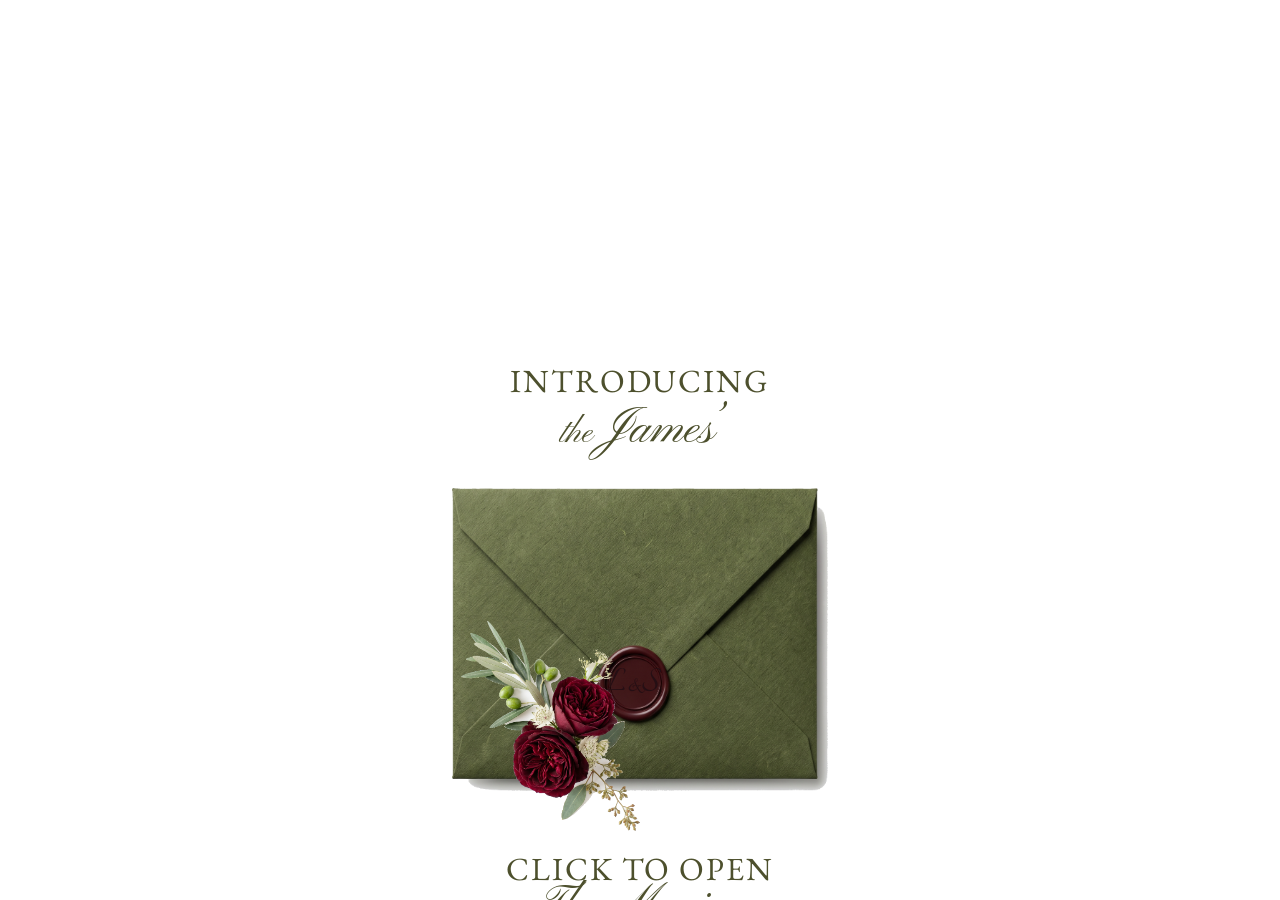
<file: index.html>
<!DOCTYPE html>
<html lang="en">
<head>
<meta charset="utf-8">
<meta name="viewport" content="width=device-width, initial-scale=1">
<title>Liam &amp; Scarlett</title>
<link rel="preconnect" href="https://fonts.googleapis.com">
<link rel="preconnect" href="https://fonts.gstatic.com" crossorigin>
<link href="https://fonts.googleapis.com/css2?family=EB+Garamond:ital,wght@0,400;0,500;0,600;1,400&family=Pinyon+Script&family=Italianno&family=Figtree:wght@300;400;500;700&display=swap" rel="stylesheet">
<link rel="stylesheet" href="css/styles.css">
</head>
<body>

<!-- ══════════════════════════ 0 · ENVELOPE ══════════════════════════ -->
<section class="pg on" id="p-envelope">
  <p class="e ctr f-serif up c-olive"  style="--y:28.42;--s:2.52">Introducing</p>
  <p class="e ctr f-script c-olive"    style="--y:31.2;--s:3.81"><span style="font-size:.706em">the </span>James&rsquo;</p>

  <a class="e tap szw" href="#home" style="--x:35.3;--y:38.09;--w:29.4" aria-label="Open the invitation">
    <img src="assets/envelope-closed.png" alt="Sealed olive green envelope">
    
  </a>
  <span class="e f-mono c-seal" style="--x:47.25;--y:51.8;--s:3">L<span style="font-size:.62em">&amp;</span>S</span>
  <img class="e" src="assets/sprig.png" alt="" style="--x:36;--y:48.5;--w:14">

  <p class="e ctr f-serif up c-olive" style="--y:66.6;--s:2.52">Click to Open</p>
  <p class="e ctr f-script c-olive"   style="--y:68.4;--s:3.81">The Magic&hellip;</p>
</section>

<!-- ══════════════════════════ 1 · HOME ══════════════════════════ -->
<section class="pg" id="p-home">
  <!-- open envelope + the two cards -->
  <img class="e" src="assets/envelope-open.png" alt="Open envelope" style="--x:26;--y:5;--w:42">
  <span class="e f-mono c-seal" style="--x:44.2;--y:37.4;--s:3.4">L<span style="font-size:.62em">&amp;</span>S</span>

  <img class="e" src="assets/card-olive.png" alt="" style="--x:21.5;--y:54.9;--w:32.8">
  <p class="e f-serif up c-white"   style="--x:22;--y:62.6;--s:2.1;line-height:1.6;width:26cqw;text-align:center;white-space:normal;">please join us for<br>the wedding of</p>
  <p class="e f-script c-white"     style="--x:23;--y:70.2;--s:6.6;width:24cqw;text-align:center;white-space:normal;">Liam</p>
  <p class="e f-script c-white"     style="--x:23;--y:77.6;--s:4.9;width:24cqw;text-align:center;white-space:normal;">&amp;</p>
  <p class="e f-script c-white"     style="--x:23;--y:82;--s:7.5;width:24cqw;text-align:center;white-space:normal;">Scarlett</p>

  <img class="e" src="assets/card-cream.png" alt="" style="--x:48.4;--y:44;--w:30.6">
  <p class="e f-serif c-olive"      style="--x:49.7;--y:49.6;--s:5.4;width:28cqw;text-align:center;white-space:normal;">11</p>
  <p class="e f-script c-olive"     style="--x:49.7;--y:54;--s:6.6;width:28cqw;text-align:center;white-space:normal;">August</p>
  <p class="e f-serif c-olive"      style="--x:49.7;--y:63.4;--s:4.9;width:28cqw;text-align:center;white-space:normal;">2027</p>
  <p class="e f-serif up c-olive"   style="--x:49.7;--y:71.8;--s:2.3;line-height:1.6;width:28cqw;text-align:center;white-space:normal;">at 3:45pm<br>cable bay vineyard,<br>waiheke island</p>

  <img class="e" src="assets/floral-b.png" alt="" style="--x:44.5;--y:33.5;--w:16">
  <img class="e" src="assets/floral-a.png" alt="" style="--x:13.5;--y:43;--w:15">

  <!-- portal 1 · Details -->
  <a class="e tap circle" href="#details" style="--x:56;--y:88;--d:23">
    <span class="f-serif up c-white" style="font-size:2.5cqw;letter-spacing:.04em;line-height:1.5;width:20cqw">click for the</span>
    <span class="f-script c-white" style="font-size:6cqw;line-height:1.1">Details</span>
  </a>
  <img class="e" src="assets/floral-b.png" alt="" style="--x:46;--y:82;--w:14">

  <!-- portal 2 · RSVP slip -->
  <a class="e tap szw" href="#rsvp" style="--x:27;--y:101;--w:31">
    <span style="display:block;width:100%;height:22cqw;background:#F3EFE4"></span>
  </a>
  <img class="e" src="assets/wax-seal.png" alt="" style="--x:23;--y:105.7;--w:9.2">
  <span class="e f-mono c-seal"  style="--x:25.1;--y:108.4;--s:3.4">L<span style="font-size:.62em">&amp;</span>S</span>
  <p class="e f-script c-wine"   style="--x:33.4;--y:105.6;--s:4">Kindly</p>
  <p class="e f-script c-wine"   style="--x:30.2;--y:110.4;--s:8">R</p>
  <p class="e f-serif c-wine"    style="--x:38.5;--y:114.1;--s:5.7">SVP</p>
  <p class="e f-script c-wine"   style="--x:34.9;--y:118.4;--s:3.9">Here</p>

  <!-- portal 3 · Love story polaroids -->
  <a class="e tap frame" href="#story" style="--x:60.2;--y:112;--w:19.5;--ph:22;--r:5deg"><span class="ph"></span></a>
  <a class="e tap frame" href="#story" style="--x:25.6;--y:126;--w:21;--ph:23;--r:-5deg"><span class="ph"></span></a>
  <a class="e tap frame" href="#story" style="--x:38.7;--y:130;--w:21;--ph:23;--r:2deg"><span class="ph"></span></a>
  <img class="e" src="assets/floral-a.png" alt="" style="--x:52;--y:118;--w:13">
  <p class="e f-serif up c-olive"  style="--x:29.8;--y:150.5;--s:2.2">click for</p>
  <p class="e f-serif up c-olive"  style="--x:42.3;--y:156;--s:2.2">Our</p>
  <p class="e f-script c-olive"    style="--x:47;--y:154.1;--s:2.6">Love</p>
  <p class="e f-serif up c-olive"  style="--x:52;--y:156;--s:2.2">Story</p>

  <!-- countdown + footer share one painted band -->
  <div class="band" style="--y:161.8;--h:57.8">
    <img src="assets/hero-painting.jpg" alt="">
    <p class="ctr f-script c-white" style="left:0;width:100%;text-align:center;top:15cqw;font-size:5.8cqw">Time to Celebrate</p>
    <div class="clock c-white" id="clock" style="left:0;width:100%;top:26cqw">
      <div><b data-d>74</b><span>Days</span></div>
      <div><b data-h>16</b><span>Hrs</span></div>
      <div><b data-m>50</b><span>Mins</span></div>
      <div><b data-s>56</b><span>Secs</span></div>
    </div>
    <p class="f-serif up c-white" style="left:0;width:100%;text-align:center;top:40cqw;font-size:4.6cqw;letter-spacing:.06em">Liam &amp; Scarlett</p>
    <p class="f-serif up c-white" style="left:0;width:100%;text-align:center;top:45.5cqw;font-size:4.6cqw;letter-spacing:.18em">08 . 11 . 26</p>
    <a class="tap f-sans up-wide b7 c-white" href="#envelope" style="left:0;width:100%;text-align:center;top:51.5cqw;font-size:1.2cqw;text-decoration:underline">Click to return to envelope</a>
  </div>
</section>

<!-- ══════════════════════════ 2 · DETAILS ══════════════════════════ -->
<section class="pg" id="p-details">
  <div class="band" style="--y:0;--h:25.5">
    <img src="assets/hero-painting.jpg" alt="">
    <a class="tap f-sans up-wide b7 c-white" href="#home" style="left:0;width:100%;text-align:center;top:10.3cqw;font-size:1.2cqw;text-decoration:underline">Click to go back</a>
    <p class="f-serif up c-white" style="left:0;width:100%;text-align:center;top:13.4cqw;font-size:6.6cqw;letter-spacing:.04em">The Finer</p>
    <p class="f-script c-white"   style="left:0;width:100%;text-align:center;top:19.4cqw;font-size:5.8cqw">Details</p>
  </div>

  <p class="e copy f-sans c-ink" style="--x:34.5;--y:26.5;--w:31;--s:1.6;--lh:2.3">We can&rsquo;t wait to celebrate our special day with you! Here&rsquo;s everything you need to know to make the most of the weekend</p>

  <p class="e ctr f-script c-ink"    style="--y:46.4;--s:2.9">Ceremony of Love</p>
  <p class="e copy f-sans c-ink"     style="--x:34.5;--y:52.5;--w:31;--s:1.6;--lh:2.3">Our ceremony will begin at 3:00pm in the glasshouse of Tantalus Estate. Please arrive at 2:30pm to settle in</p>
  <p class="e copy f-sans c-ink"     style="--x:34.5;--y:61;--w:31;--s:1.6;--lh:2.3">After we say &ldquo;I do,&rdquo; we&rsquo;ll celebrate with drinks &amp; canap&eacute;s in the gardens at cocktail hour, before moving inside for dinner, speeches, and dancing the night away!</p>

  <p class="e ctr f-script c-ink"    style="--y:82.6;--s:3.6">Our Day at a Glance</p>

  <!-- timeline -->
  <div class="iconbox" style="--x:4;--y:98;--w:12;--h:8.6"><img src="assets/icon1.png" alt=""></div>
  <div class="iconbox" style="--x:23;--y:98;--w:12;--h:8.6"><img src="assets/icon2.png" alt=""></div>
  <div class="iconbox" style="--x:42;--y:98;--w:12;--h:8.6"><img src="assets/icon3.png" alt=""></div>
  <div class="iconbox" style="--x:61;--y:98;--w:12;--h:8.6"><img src="assets/icon4.png" alt=""></div>
  <div class="iconbox" style="--x:80;--y:98;--w:12;--h:8.6"><img src="assets/icon5.png" alt=""></div>
  <div class="rule"   style="--x:10;--y:109.4;--w:76"></div>
  <div class="tick-v" style="--x:10;--y:108.2;--h:1.2"></div>
  <div class="tick-v" style="--x:29;--y:108.2;--h:1.2"></div>
  <div class="tick-v" style="--x:48;--y:108.2;--h:1.2"></div>
  <div class="tick-v" style="--x:67;--y:108.2;--h:1.2"></div>
  <div class="tick-v" style="--x:86;--y:108.2;--h:1.2"></div>
  <p class="e f-serif up c-seal" style="--x:4;--y:112.4;--s:1.9;--w:12;width:12cqw;text-align:center;white-space:normal;line-height:1.18;letter-spacing:.08em">4:00pm
Wedding Ceremony</p>
  <p class="e f-serif up c-seal" style="--x:23;--y:112.4;--s:1.9;--w:12;width:12cqw;text-align:center;white-space:normal;line-height:1.18;letter-spacing:.08em">4:45pm
Cocktail Hour</p>
  <p class="e f-serif up c-seal" style="--x:42;--y:112.4;--s:1.9;--w:12;width:12cqw;text-align:center;white-space:normal;line-height:1.18;letter-spacing:.08em">7:00pm
Time to Feast</p>
  <p class="e f-serif up c-seal" style="--x:61;--y:112.4;--s:1.9;--w:12;width:12cqw;text-align:center;white-space:normal;line-height:1.18;letter-spacing:.08em">9:00pm
Cake Cutting</p>
  <p class="e f-serif up c-seal" style="--x:80;--y:112.4;--s:1.9;--w:12;width:12cqw;text-align:center;white-space:normal;line-height:1.18;letter-spacing:.08em">9:30pm
Dancing Time</p>

  <p class="e ctr f-script c-ink" style="--y:122;--s:3.6">Transport</p>
  <p class="e copy f-sans c-ink"  style="--x:34.5;--y:130;--w:31;--s:1.6;--lh:2.3">On the day, return transport will be arranged from central Oneroa and the ferry wharf to Tantalus Estate and back after the reception</p>

  <p class="e ctr f-script c-ink" style="--y:142;--s:3.6">Travel + Stay</p>
  <p class="e copy f-sans c-ink"  style="--x:29;--y:146.5;--w:42;--s:1.6;--lh:2.3">Waiheke Island is just a short 35-minute ferry ride from Auckland City with Fullers360 ferries running regularly to Matiatia Wharf. From there, it&rsquo;s a quick 10-minute drive to Oneroa or 15 minutes to Tantalus Estate</p>
  <p class="e copy f-sans c-ink"  style="--x:29;--y:159;--w:42;--s:1.6;--lh:2.3">We recommend booking accommodation in Oneroa for convenience &mdash; there are plenty of boutique stays, hotels, and holiday rentals to choose from</p>

  <a class="e tap pill f-serif up" href="#details" style="--x:35.9;--y:167.8;--w:28.1;--h:5.9;font-size:1.9cqw;letter-spacing:.1em">Click here for hotel 1</a>
  <a class="e tap pill f-serif up" href="#details" style="--x:35.9;--y:175;--w:28.1;--h:5.9;font-size:1.9cqw;letter-spacing:.1em">Click here for hotel 2</a>

  <p class="e ctr f-script c-ink" style="--y:194.8;--s:3.6">Dress to Impress</p>
  <p class="e copy f-sans c-ink"  style="--x:34.5;--y:202.5;--w:31;--s:1.6;--lh:2.3">We&rsquo;d love for you to join us in celebrating in style in formal attire. Our colour palette includes sage greens and warm burgundy&rsquo;s, so feel free to draw inspiration from these tones if you wish</p>
  <div class="swatch" style="--x:41.6;--y:214.5;--d:4;--c:#A8AE85"></div>
  <div class="swatch" style="--x:46.6;--y:214.5;--d:4;--c:#7C7C3F"></div>
  <div class="swatch" style="--x:51.6;--y:214.5;--d:4;--c:#8C5560"></div>
  <div class="swatch" style="--x:56.6;--y:214.5;--d:4;--c:#4A0F1A"></div>

  <p class="e ctr f-script c-ink" style="--y:231;--s:3.6">Gift Registry</p>
  <p class="e copy f-sans c-ink"  style="--x:34.5;--y:238.5;--w:31;--s:1.6;--lh:2.3">Your presence is the greatest gift of all. However, for friends &amp; family wanting ideas for gifts, please tap below</p>
  <a class="e tap szw" href="#details" style="--x:35.8;--y:246;--w:28.4">
    <span style="display:block;width:100%;height:14cqw;background:#F3EFE4"></span>
  </a>
  <p class="e ctr f-script c-wine" style="--y:249.4;--s:3.9">Please</p>
  <p class="e ctr f-script c-wine" style="--y:253.8;--s:3.9">Tap Here</p>

  <p class="e ctr f-script c-ink" style="--y:271.5;--s:3.6">Frequently Asked Questions</p>

  <p class="e copy f-serif c-ink" style="--x:14;--y:281.9;--w:30;--s:2.1;--lh:2.9;font-style:italic">How do I let you know I have dietary requirements?</p>
  <p class="e copy f-sans c-ink"  style="--x:14;--y:288;--w:30;--s:1.5;--lh:2.2">Don&rsquo;t worry, on the day you&rsquo;ll be able to choose from Mudbrick&rsquo;s fresh seasonal menu. Just let us know your dietary needs when you RSVP</p>
  <p class="e copy f-serif c-ink" style="--x:56;--y:281.9;--w:30;--s:2.1;--lh:2.9;font-style:italic">May I bring a date or plus-one?</p>
  <p class="e copy f-sans c-ink"  style="--x:56;--y:288;--w:30;--s:1.5;--lh:2.2">Our wedding is by invitation only &mdash; and due to capacity limits, only the guests listed on your invitation envelope are invited to attend</p>

  <p class="e copy f-serif c-ink" style="--x:14;--y:301;--w:30;--s:2.1;--lh:2.9;font-style:italic">Are little ones invited?</p>
  <p class="e copy f-sans c-ink"  style="--x:14;--y:305;--w:30;--s:1.5;--lh:2.2">We kindly ask that our special day be reserved for adults only. We hope you enjoy the night off &amp; have fun with us!</p>
  <p class="e copy f-serif c-ink" style="--x:56;--y:301;--w:30;--s:2.1;--lh:2.9;font-style:italic">Is the venue outdoors?</p>
  <p class="e copy f-sans c-ink"  style="--x:56;--y:305;--w:30;--s:1.5;--lh:2.2">The ceremony and cocktail hour take place outdoors with the reception indoors. As evenings can get chilly, we recommend bringing something warm</p>

  <p class="e copy f-serif c-ink" style="--x:14;--y:316;--w:30;--s:2.1;--lh:2.9;font-style:italic">If I arrive early, what can I do?</p>
  <p class="e copy f-sans c-ink"  style="--x:14;--y:320;--w:30;--s:1.5;--lh:2.2">Mudbrick has a beautiful outdoor area amongst their vines that&rsquo;s open to the public &mdash; the perfect spot before the ceremony</p>
  <p class="e copy f-serif c-ink" style="--x:56;--y:316;--w:30;--s:2.1;--lh:2.9;font-style:italic">Is there parking at the venue?</p>
  <p class="e copy f-sans c-ink"  style="--x:56;--y:320;--w:30;--s:1.5;--lh:2.2">Yes, there are plenty of spaces to park your car overnight</p>

  <div class="band" style="--y:335;--h:43">
    <img src="assets/hero-painting.jpg" alt="">
    <p class="f-serif up c-white" style="left:0;width:100%;text-align:center;top:20cqw;font-size:4.6cqw;letter-spacing:.06em">Liam &amp; Scarlett</p>
    <p class="f-serif up c-white" style="left:0;width:100%;text-align:center;top:24cqw;font-size:4.6cqw;letter-spacing:.18em">08 . 11 . 26</p>
    <a class="tap f-sans up-wide b7 c-white" href="#home" style="left:0;width:100%;text-align:center;top:30cqw;font-size:1.2cqw;text-decoration:underline">Click to go back</a>
  </div>
</section>

<!-- ══════════════════════════ 3 · LOVE STORY ══════════════════════════ -->
<section class="pg" id="p-story">
  <div class="band" style="--y:0;--h:25.5">
    <img src="assets/hero-painting.jpg" alt="">
    <a class="tap f-sans up-wide b7 c-white" href="#home" style="left:0;width:100%;text-align:center;top:10.3cqw;font-size:1.2cqw;text-decoration:underline">Click to go back</a>
    <p class="f-serif up c-white" style="left:0;width:100%;text-align:center;top:13.4cqw;font-size:6.6cqw;letter-spacing:.04em">Our Love</p>
    <p class="f-script c-white"   style="left:0;width:100%;text-align:center;top:19.4cqw;font-size:5.8cqw">Story</p>
  </div>

  <div class="frame" style="--x:17.1;--y:40.8;--w:17.2;--ph:20;--r:-5deg"><span class="ph"></span></div>
  <div class="frame" style="--x:36.1;--y:47.3;--w:18.1;--ph:21;--r:4deg"><span class="ph"></span></div>
  <div class="frame" style="--x:20.9;--y:61.5;--w:16.3;--ph:19;--r:-2deg"><span class="ph"></span></div>
  <img class="e" src="assets/wax-seal.png" alt="" style="--x:39.4;--y:64.2;--w:7.5">
  <span class="e f-mono c-seal" style="--x:41.3;--y:66.4;--s:2.9">L<span style="font-size:.62em">&amp;</span>S</span>
  <img class="e" src="assets/floral-a.png" alt="" style="--x:8;--y:52;--w:14">

  <p class="e copy f-sans c-ink" style="--x:57;--y:33;--w:31;--s:1.6;--lh:2.3;text-align:left">What started as a chance meeting soon became the adventure of a lifetime. From our very first date, we knew there was something special, and over the years we&rsquo;ve built a life filled with laughter, love, and plenty of adventures along the way.</p>
  <p class="e copy f-sans c-ink" style="--x:57;--y:50;--w:31;--s:1.6;--lh:2.3;text-align:left">We&rsquo;ve celebrated milestones, supported each other through challenges, and shared countless little moments that mean the most.</p>
  <p class="e copy f-sans c-ink" style="--x:57;--y:61.5;--w:31;--s:1.6;--lh:2.3;text-align:left">Now, we&rsquo;re so excited to begin this next chapter as husband and wife &mdash; and we couldn&rsquo;t imagine saying &lsquo;I do&rsquo; without you there to celebrate with us!</p>

  <div class="band" style="--y:84;--h:45.5">
    <img src="assets/hero-painting.jpg" alt="">
    <p class="f-serif up c-white" style="left:0;width:100%;text-align:center;top:21cqw;font-size:4.6cqw;letter-spacing:.06em">Liam &amp; Scarlett</p>
    <p class="f-serif up c-white" style="left:0;width:100%;text-align:center;top:25cqw;font-size:4.6cqw;letter-spacing:.18em">08 . 11 . 26</p>
    <a class="tap f-sans up-wide b7 c-white" href="#home" style="left:0;width:100%;text-align:center;top:31cqw;font-size:1.2cqw;text-decoration:underline">Click to go back</a>
  </div>
</section>

<!-- ══════════════════════════ 4 · RSVP ══════════════════════════ -->
<section class="pg" id="p-rsvp">
  <div class="band" style="--y:0;--h:25.5">
    <img src="assets/hero-painting.jpg" alt="">
    <a class="tap f-sans up-wide b7 c-white" href="#home" style="left:0;width:100%;text-align:center;top:10.3cqw;font-size:1.2cqw;text-decoration:underline">Click to go back</a>
    <p class="f-serif up c-white" style="left:0;width:100%;text-align:center;top:13.4cqw;font-size:6.6cqw;letter-spacing:.04em">Will you be</p>
    <p class="f-script c-white"   style="left:0;width:100%;text-align:center;top:19.4cqw;font-size:5.8cqw">joining us?</p>
  </div>

  <!-- the paper slip -->
  <div class="e szw" style="--x:31.2;--y:37;--w:28.6">
    <span style="display:block;width:100%;height:30cqw;background:#F3EFE4"></span>
  </div>
  <img class="e" src="assets/hero-painting.jpg" alt="" style="--x:56;--y:39;--w:14;--h:24;object-fit:cover;height:24cqw">
  <img class="e" src="assets/wax-seal.png" alt="" style="--x:28.4;--y:35.4;--w:8.4">
  <span class="e f-mono c-seal" style="--x:30.4;--y:37.8;--s:3">L<span style="font-size:.62em">&amp;</span>S</span>
  <img class="e" src="assets/sprig.png" alt="" style="--x:54;--y:57;--w:12">

  <p class="e f-serif up c-wine"  style="--x:31.2;--y:42.6;--s:6.6;letter-spacing:.03em;width:28.6cqw;text-align:center;white-space:normal;line-height:1;">Please</p>
  <p class="e f-script c-wine"    style="--x:31.2;--y:48.6;--s:5.8;width:28.6cqw;text-align:center;white-space:normal;line-height:1;">Rsvp</p>
  <p class="e f-serif up c-wine"  style="--x:31.2;--y:55.4;--s:6.6;letter-spacing:.03em;width:28.6cqw;text-align:center;white-space:normal;line-height:1;">Below</p>

  <p class="e copy f-sans c-ink"  style="--x:36;--y:74;--w:28;--s:1.6;--lh:2.3">Thank you for taking the time to fill this out for us!</p>
  <p class="e copy f-sans c-ink"  style="--x:36;--y:80;--w:28;--s:1.6;--lh:2.3">We kindly ask <b>each individual guest fills out their own form</b> so we have all the exact details we need. Simply refresh the page to submit a new form</p>
  <p class="e copy f-sans c-ink"  style="--x:36;--y:89.6;--w:28;--s:1.6;--lh:2.3">If you need to get in contact with us, email us on theclarks@gmail.com</p>

  <form class="form" id="rsvpForm" novalidate style="--x:35;--y:100;--w:30">
    <label>
      <span class="q dark">Your Name*</span>
      <input type="text" name="name" required>
    </label>
    <fieldset>
      <legend class="q">Will you be attending?*</legend>
      <label class="opt"><input type="radio" name="attending" value="yes"><span>Yes, I&rsquo;ll be there</span></label>
      <label class="opt"><input type="radio" name="attending" value="no"><span>No, I can&rsquo;t make it</span></label>
    </fieldset>
    <fieldset>
      <legend class="q">Will you need transport?</legend>
      <label class="opt"><input type="radio" name="transport" value="to"><span>Yes, I need the shuttle to the wedding</span></label>
      <label class="opt"><input type="radio" name="transport" value="after"><span>Yes, I need the shuttle after the wedding</span></label>
      <label class="opt"><input type="radio" name="transport" value="none"><span>No, I don&rsquo;t need any transport</span></label>
    </fieldset>
    <label>
      <span class="q">If applicable, please list any dietary requirements or allergies</span>
      <textarea name="dietary" rows="3"></textarea>
    </label>
    <label>
      <span class="q">Feel free to ask us any questions or leave a message!</span>
      <textarea name="message" rows="3"></textarea>
    </label>
    <button class="submit" type="submit">Submit RSVP</button>
    <p class="formnote" id="formNote" role="status"></p>
  </form>

  <div class="band" style="--y:189.2;--h:43">
    <img src="assets/hero-painting.jpg" alt="">
    <p class="f-serif up c-white" style="left:0;width:100%;text-align:center;top:20cqw;font-size:4.6cqw;letter-spacing:.06em">Liam &amp; Scarlett</p>
    <p class="f-serif up c-white" style="left:0;width:100%;text-align:center;top:24cqw;font-size:4.6cqw;letter-spacing:.18em">08 . 11 . 26</p>
    <a class="tap f-sans up-wide b7 c-white" href="#home" style="left:0;width:100%;text-align:center;top:30cqw;font-size:1.2cqw;text-decoration:underline">Click to go back</a>
  </div>
</section>

<script src="js/app.js"></script>
</body>
</html>
</file>
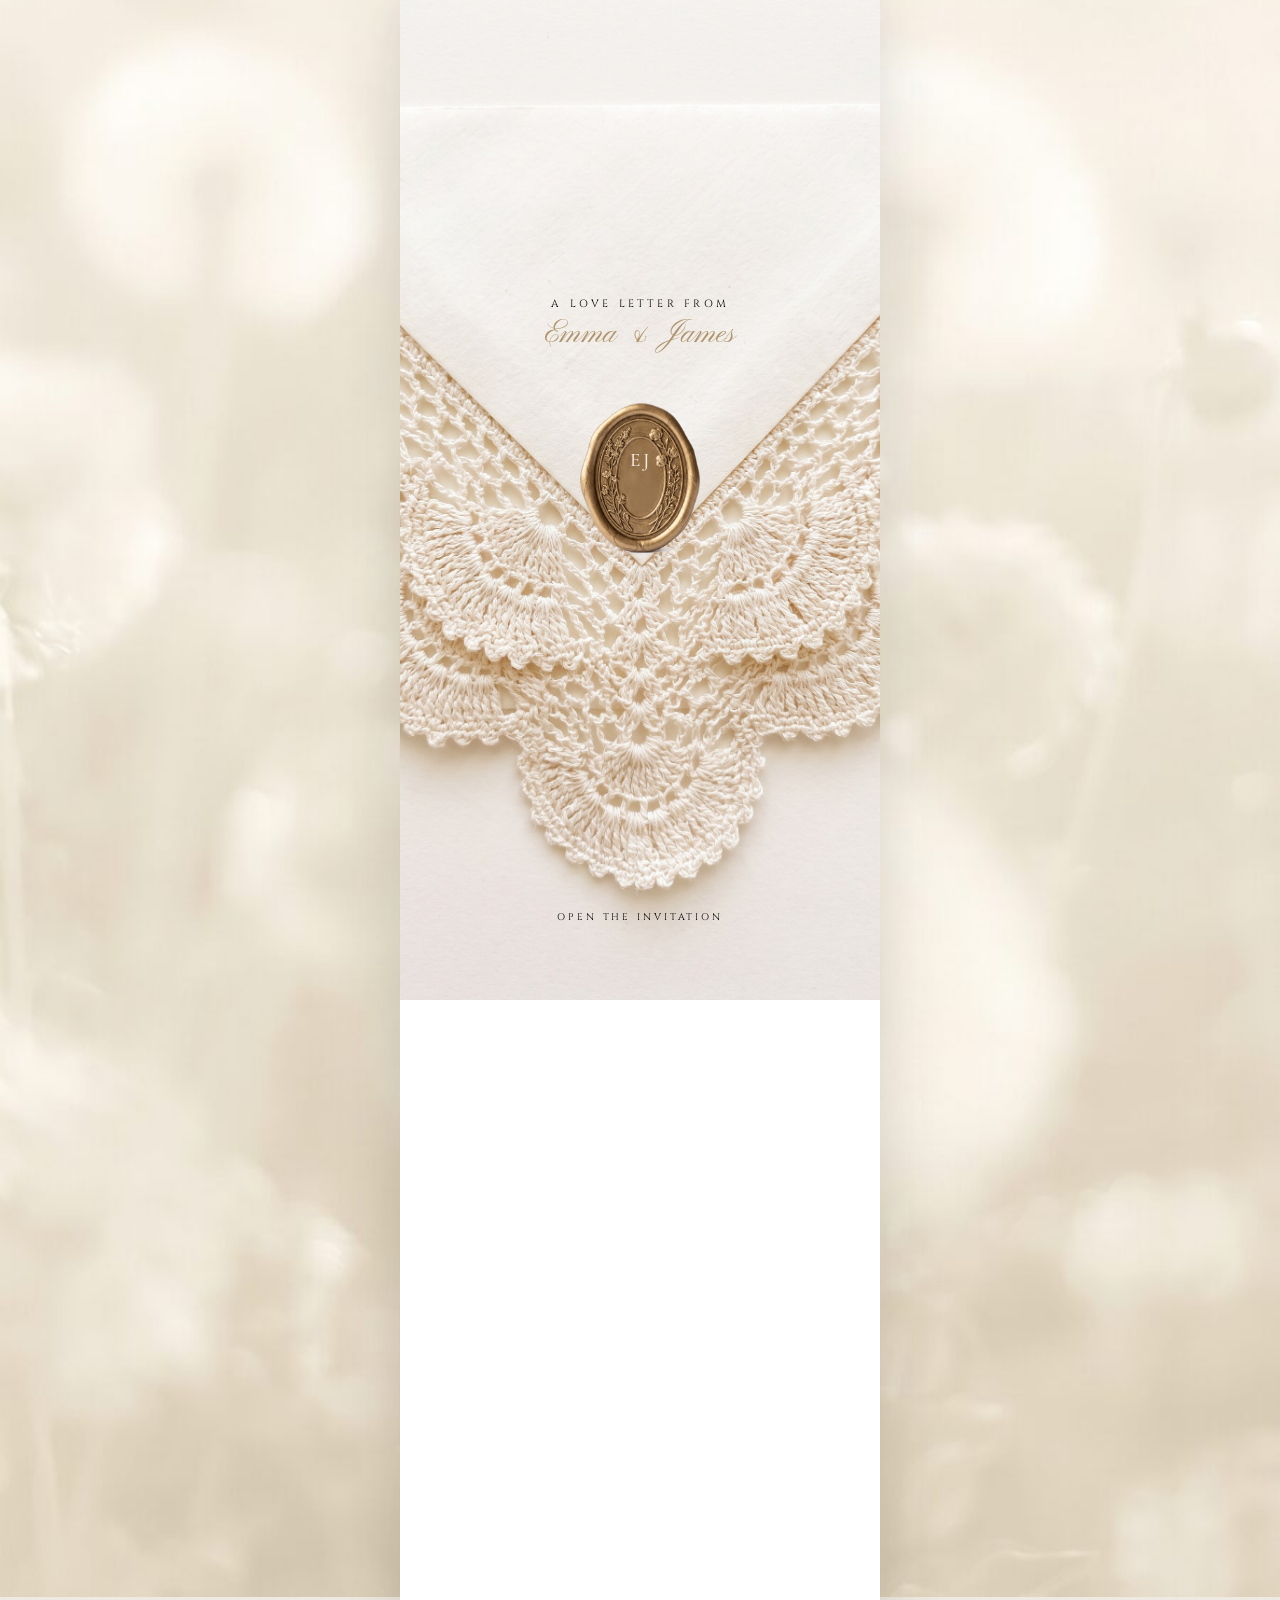
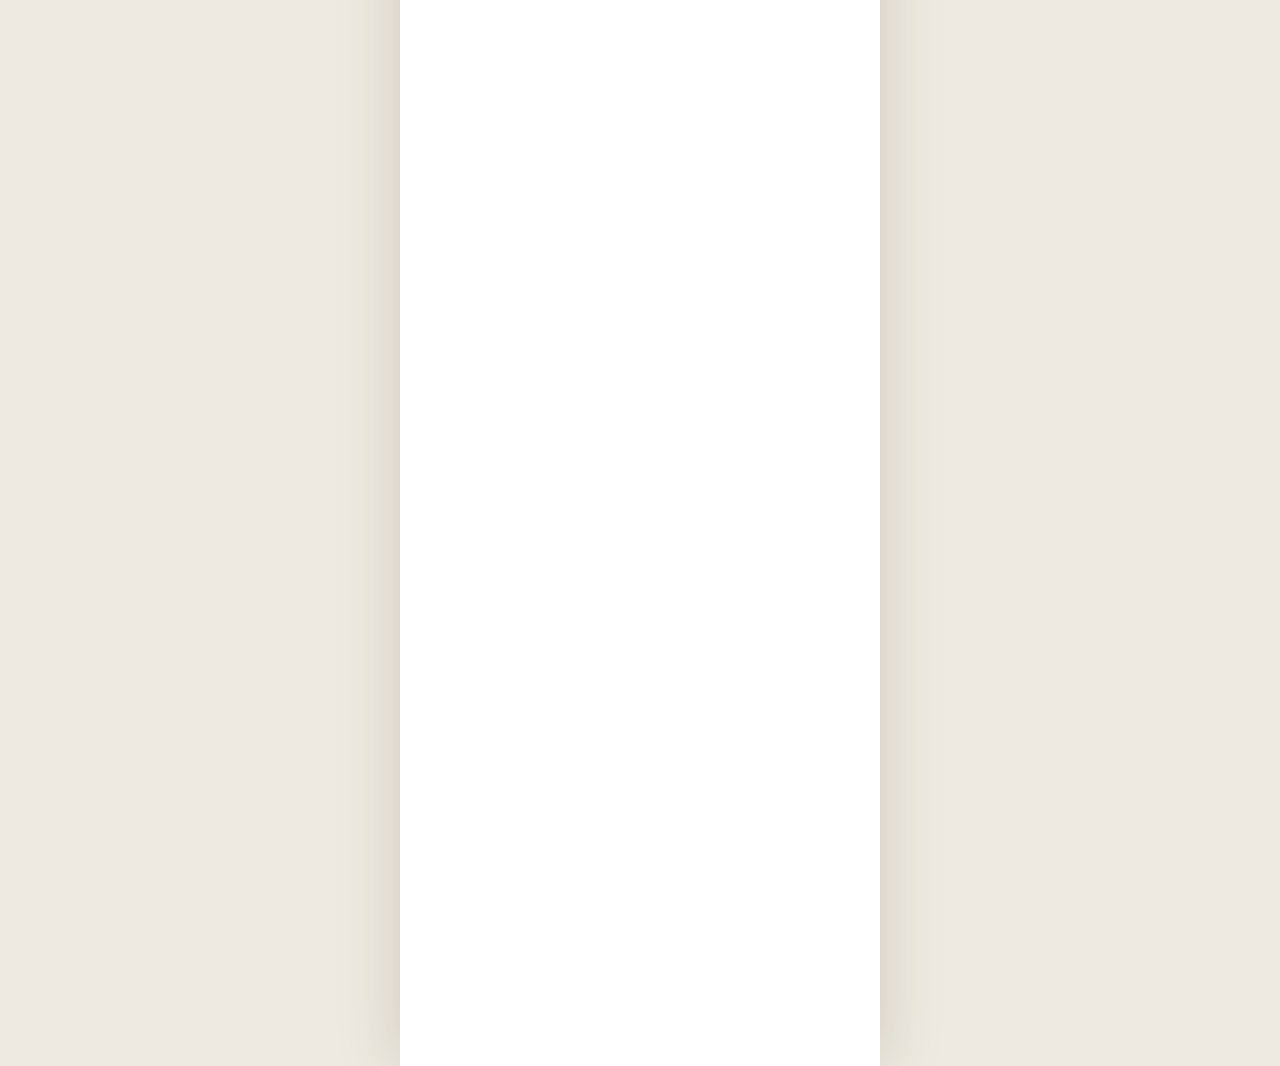
<file: ivory/index.html>
<!DOCTYPE html>
<html lang="en">
<head>
<meta charset="utf-8">
<meta name="viewport" content="width=device-width, initial-scale=1">
<title>Emma &amp; James</title>
<link rel="preconnect" href="https://fonts.googleapis.com">
<link rel="preconnect" href="https://fonts.gstatic.com" crossorigin>
<link href="https://fonts.googleapis.com/css2?family=Cinzel:wght@400;500&family=Italiana&family=Playfair+Display:ital,wght@0,400;0,500;0,600;1,400&family=Cormorant+Garamond:wght@400;500;600&family=Caveat:wght@400;500&family=Sacramento&family=Pinyon+Script&display=swap" rel="stylesheet">
<link rel="stylesheet" href="css/styles.css">
</head>
<body>
<div class="shell">

<!-- ═════════════════ LANDING · Save the Date ═════════════════ -->
<section class="pg on" id="p-landing">
  <div class="cover" style="--y:0;--h:208.3"><img src="assets/envelope-lace.jpg" alt="Ivory envelope with crochet lace flap"></div>

  <p class="e ctr f-sc tk3 c-ink"  style="--y:62;--s:2.2">A love letter from</p>
  <p class="e ctr f-scr c-gold"    style="--y:66;--s:6.4">Emma &amp; James</p>

  <a class="e tap szw" href="#invitation" style="--x:37.5;--y:84;--w:25" aria-label="Open the invitation">
    <img src="assets/wax-seal.png" alt="Gold wax seal">
  </a>
  <p class="e ctr f-disp c-cream" style="--y:93.5;--s:4;letter-spacing:.02em;opacity:.92">E&#8202;J</p>

  <p class="e ctr f-sc tk3 c-ink" style="--y:190;--s:2">Open the invitation</p>
</section>

<div id="invitation">
<!-- ═════════════════ S0 · HERO ═════════════════ -->
<section class="pg" id="s0">
  <div class="cover" style="--y:0;--h:148.3"><img src="assets/bg-floral.jpg" alt=""></div>
  <div class="cover" style="--y:0;--h:148.3;left:10%;width:80%"><img src="assets/hero-couple.jpg" alt="Bride and groom"></div>

  <p class="e ctr f-hand2 c-white" style="--y:68;--s:17;line-height:1">We <span class="c-gold">&#9825;</span> Do</p>

  <p class="e ctr f-sc tk2 c-white" style="--y:96.5;--s:2.4">Together with their families</p>
  <p class="e ctr c-cream" style="--y:101;--s:6.8;letter-spacing:.04em;line-height:1"><span class="f-disp">EMMA</span><span class="f-hand" style="font-size:.62em;padding:0 .4em">and</span><span class="f-disp">JAMES</span></p>
  <p class="e ctr f-sc tk2 c-white" style="--y:111.5;--s:2.3">Invite you</p>
  <p class="e ctr f-sc tk2 c-white" style="--y:115.2;--s:2.3">To their wedding celebration</p>

  <p class="e ctr f-serif c-white" style="--y:120.4;--s:3;letter-spacing:.24em">JULY</p>
  <p class="e ctr f-disp c-white"  style="--y:124.4;--s:7.6;line-height:1">22</p>
  <p class="e f-serif c-white" style="--x:21;--y:127.6;--s:2.5;letter-spacing:.12em">SATURDAY</p>
  <p class="e f-serif c-white" style="--x:60.5;--y:127.6;--s:2.5;letter-spacing:.12em">AT 3:30 PM</p>
  <div class="tl-line" style="--x:41.5;--y:125.6;--h:5.6"></div>
  <div class="tl-line" style="--x:58.5;--y:125.6;--h:5.6"></div>
  <p class="e ctr f-serif c-white" style="--y:133;--s:3.6;letter-spacing:.2em">2029</p>

  <p class="e ctr f-sc tk2 c-white" style="--y:140.5;--s:2.2">8221 Sunset Blvd, West Hollywood</p>
</section>

<!-- ═════════════════ S1 · PLAY MUSIC ═════════════════ -->
<section class="pg" id="s1">
  <p class="e ctr f-scr c-ink" style="--y:4;--s:9.5">play music</p>
  <div class="tl-rule" style="--x:12;--y:24;--w:76"></div>
  <img class="ico" src="assets/ico-music.svg" style="--x:45;--y:19.5;--w:10" alt="">
</section>

<!-- ═════════════════ S2 · COUNTDOWN ═════════════════ -->
<section class="pg" id="s2">
  <p class="e ctr f-scr c-ink"  style="--y:9;--s:9">the</p>
  <p class="e ctr f-did tk3 c-ink" style="--y:17.5;--s:5.4">Countdown</p>
  <p class="e ctr f-sc tk2 c-gold" style="--y:24.7;--s:2.6">To forever has begun&hellip;</p>

  <div class="clock" style="--y:34">
    <b data-d>901</b><i>:</i><b data-h>02</b><i>:</i><b data-m>24</b><i>:</i><b data-s>09</b>
    <span class="u"><span>Days</span><span>Hours</span><span>Minutes</span><span>Seconds</span></span>
  </div>

  <img class="e" src="assets/gold-rings.png" alt="" style="--x:33;--y:60;--w:34">
  <p class="e ctr f-hand c-ink" style="--y:88;--s:11;line-height:1.35">We can&rsquo;t wait<br>to celebrate<br>with you!</p>
</section>

<!-- ═════════════════ S3 · VENUE ═════════════════ -->
<section class="pg" id="s3">
  <p class="e ctr f-scr c-ink"     style="--y:6;--s:9">the</p>
  <p class="e ctr f-did tk3 c-ink" style="--y:14.5;--s:5.4">Venue</p>
  <p class="e ctr f-disp c-ink"    style="--y:22.5;--s:6;font-weight:600">OHEKA CASTLE</p>
  <p class="e box copy f-sc c-ink" style="--x:0;--y:31;--w:100;--s:2.4;--lh:4;letter-spacing:.05em;left:0;width:100%;text-align:center">Experience a real-life fairytale at this<br>iconic French-style ch&acirc;teau, nestled on<br>Long Island&rsquo;s Gold Coast.</p>

  <div class="cover" style="--y:45;--h:52;left:9%;width:82%"><img src="assets/venue-table.jpg" alt="Wedding reception table"></div>

  <a class="pill tap" href="#s3" style="--x:31;--y:101;--w:38;--h:7;--s:2.6">Location</a>

  <img class="ico" src="assets/ico-bed.svg" style="--x:44;--y:112;--w:12" alt="">
  <p class="e ctr f-hand c-ink" style="--y:124;--s:8">Stay at Oheka Castle</p>
  <ul class="bul" style="--x:16;--y:134;--w:68;--s:2.3;--lh:4.2">
    <li>Accommodation for up to 42 guests</li>
    <li>Elegant, luxury suites</li>
    <li>Buffet breakfast, pool &amp; garden<br>&nbsp;&nbsp;access included</li>
    <li>Limited availability &ndash; RSVP early to<br>&nbsp;&nbsp;secure your spot</li>
    <li>Rates from $250 per night</li>
  </ul>
</section>

<!-- ═════════════════ S4 · THE DAY ═════════════════ -->
<section class="pg" id="s4">
  <p class="e ctr f-scr c-ink"     style="--y:4;--s:9">the</p>
  <p class="e ctr f-did tk3 c-ink" style="--y:12.5;--s:5.4">Day</p>
  <img class="e" src="assets/gold-rings.png" alt="" style="--x:63;--y:5;--w:20">

  <div class="tl-line" style="--x:15;--y:26;--h:112"></div>

  <img class="ico" src="assets/ico-rings.svg"    style="--x:4;--y:28;--w:8" alt="">
  <div class="tl-dot" style="--x:13.4;--y:30;--d:3.2"></div>
  <p class="e f-serif c-ink" style="--x:26;--y:26.5;--s:6.5;letter-spacing:.02em">3:30 PM</p>
  <div class="tl-rule" style="--x:24;--y:34.5;--w:34"></div>
  <p class="e f-serif c-ink" style="--x:20;--y:36;--s:3.4;letter-spacing:.1em">WEDDING CEREMONY</p>

  <img class="ico" src="assets/ico-cocktail.svg" style="--x:4.5;--y:50;--w:7" alt="">
  <div class="tl-dot" style="--x:13.4;--y:52;--d:3.2"></div>
  <p class="e f-serif c-ink" style="--x:26;--y:48.5;--s:6.5;letter-spacing:.02em">4:30 PM</p>
  <div class="tl-rule" style="--x:24;--y:56.5;--w:34"></div>
  <p class="e f-serif c-ink" style="--x:22.5;--y:58;--s:3.4;letter-spacing:.1em">COCKTAIL HOUR</p>

  <img class="ico" src="assets/ico-camera.svg"   style="--x:4;--y:72;--w:8" alt="">
  <div class="tl-dot" style="--x:13.4;--y:74;--d:3.2"></div>
  <p class="e f-serif c-ink" style="--x:26;--y:70.5;--s:6.5;letter-spacing:.02em">5:00 PM</p>
  <div class="tl-rule" style="--x:24;--y:78.5;--w:34"></div>
  <p class="e f-serif c-ink" style="--x:22.5;--y:80;--s:3.4;letter-spacing:.1em">PHOTO SESSION</p>

  <img class="ico" src="assets/ico-dinner.svg"   style="--x:4.5;--y:94;--w:7" alt="">
  <div class="tl-dot" style="--x:13.4;--y:96;--d:3.2"></div>
  <p class="e f-serif c-ink" style="--x:26;--y:92.5;--s:6.5;letter-spacing:.02em">6:30 PM</p>
  <div class="tl-rule" style="--x:24;--y:100.5;--w:34"></div>
  <p class="e f-serif c-ink" style="--x:21;--y:102;--s:3.4;letter-spacing:.1em">DINNER RECEPTION</p>

  <img class="ico" src="assets/ico-dance.svg"    style="--x:4.5;--y:116;--w:7" alt="">
  <div class="tl-dot" style="--x:13.4;--y:118;--d:3.2"></div>
  <p class="e f-serif c-ink" style="--x:26;--y:114.5;--s:6.5;letter-spacing:.02em">8:00 PM</p>
  <div class="tl-rule" style="--x:24;--y:122.5;--w:34"></div>
  <p class="e f-serif c-ink" style="--x:24;--y:124;--s:3.4;letter-spacing:.1em">DANCE PARTY</p>
</section>

<!-- ═════════════════ S5 · DETAILS ═════════════════ -->
<section class="pg" id="s5">
  <div class="cover" style="--y:0;--h:199.4"><img src="assets/hero-couple.jpg" alt="" style="opacity:.16"></div>

  <p class="e ctr f-scr c-ink"     style="--y:4;--s:9">the</p>
  <p class="e ctr f-did tk3 c-ink" style="--y:12.5;--s:5.4">Details</p>

  <p class="e ctr f-serif c-ink" style="--y:24.5;--s:4.4;letter-spacing:.06em;font-weight:600">DRESS CODE</p>
  <p class="e box copy f-serif c-ink" style="--x:0;--y:30.5;--w:100;--s:3;--lh:4.6;left:0;width:100%;text-align:center">Semi-formal and elegant. Feel free to<br>add a touch of pastel to match our<br>theme.</p>
  <div class="tl-line" style="--x:50;--y:45;--h:9"></div>
  <div class="tl-dot"  style="--x:48.4;--y:47;--d:3.2"></div>

  <p class="e ctr f-serif c-ink" style="--y:57;--s:4.4;letter-spacing:.06em;font-weight:600">TRANSPORTATION</p>
  <p class="e box copy f-serif c-ink" style="--x:0;--y:63;--w:100;--s:3;--lh:4.6;left:0;width:100%;text-align:center">Shuttles will be available to transport<br>guests from the ceremony to the reception.<br>Shuttles will depart right after the<br>ceremony.</p>
  <div class="tl-line" style="--x:50;--y:82;--h:9"></div>
  <div class="tl-dot"  style="--x:48.4;--y:84;--d:3.2"></div>

  <p class="e ctr f-serif c-ink" style="--y:94;--s:4.4;letter-spacing:.06em;font-weight:600">ACCOMMODATION</p>
  <p class="e box copy f-serif c-ink" style="--x:0;--y:100;--w:100;--s:3;--lh:4.6;left:0;width:100%;text-align:center">For guests traveling from afar, a<br>Marriott Hotel is just 5 minutes from<br>the reception venue.</p>
  <a class="pill tap" href="#s5" style="--x:31;--y:114;--w:38;--h:7;--s:2.6">Book here</a>
  <div class="tl-line" style="--x:50;--y:125;--h:9"></div>
  <div class="tl-dot"  style="--x:48.4;--y:127;--d:3.2"></div>

  <p class="e ctr f-serif c-ink" style="--y:137;--s:4.4;letter-spacing:.06em;font-weight:600">WEDDING REGISTRY</p>
  <p class="e box copy f-serif c-ink" style="--x:0;--y:143;--w:100;--s:3;--lh:4.6;left:0;width:100%;text-align:center">Your presence is the greatest gift of<br>all. Should you wish to honor us with a<br>present, you can find our wedding<br>registry</p>
  <a class="pill tap" href="#s5" style="--x:31;--y:161;--w:38;--h:7;--s:2.6">Registry</a>
</section>

<!-- ═════════════════ S6 · RSVP ═════════════════ -->
<section class="pg" id="s6">
  <p class="e ctr f-scr c-ink" style="--y:5;--s:10">please</p>
  <img class="e" src="assets/rsvp-letters.png" alt="RSVP" style="--x:12;--y:20;--w:76">
  <p class="e ctr f-hand c-ink" style="--y:96;--s:7">by July 15</p>

  <p class="e ctr f-serif c-ink" style="--y:104;--s:6;letter-spacing:.02em;font-weight:600">Ready to party?</p>
  <p class="e box copy f-serif c-ink" style="--x:0;--y:112;--w:100;--s:3.4;--lh:5;left:0;width:100%;text-align:center">Fill out the RSVP form<br>below and let us know<br>you&rsquo;re in!</p>
  <a class="pill tap" href="#s6" style="--x:31;--y:130;--w:38;--h:7;--s:2.6">RSVP</a>

  <!-- Canva: replace with the embedded Google Form -->
  <div class="e szw" style="--x:8;--y:145;--w:84">
    <span style="display:block;width:100%;height:130cqw;background:#FFFFFF;border:1px solid #DCDCDC"></span>
  </div>
  <p class="e f-serif c-ink" style="--x:13;--y:151;--s:4.6;font-weight:500">Emma &amp; James&rsquo;<br>Wedding</p>
  <p class="e box copy f-serif c-ink" style="--x:13;--y:164;--s:2.7;--lh:4;text-align:left">We are so excited to share this special day<br>with the people we love most. Your<br>presence would mean the world to us as we<br>begin this beautiful chapter together.</p>
  <p class="e box copy f-serif c-ink" style="--x:13;--y:182;--s:2.7;--lh:4;text-align:left">Please let us know if you&rsquo;ll be able to join<br>us by filling out the form below. We can&rsquo;t<br>wait to celebrate with you!</p>
  <div class="tl-rule" style="--x:13;--y:198;--w:74"></div>
  <p class="e f-serif" style="--x:13;--y:202;--s:2.6;color:#C0392B">* Indicates required question</p>
  <div class="tl-rule" style="--x:13;--y:208;--w:74"></div>
  <p class="e f-serif c-ink" style="--x:13;--y:214;--s:3.2">Your Name <span style="color:#C0392B">*</span></p>
  <p class="e f-serif" style="--x:13;--y:221;--s:2.8;color:#9A9A9A">Your answer</p>
  <div class="tl-rule" style="--x:13;--y:226;--w:44"></div>
  <p class="e f-serif c-ink" style="--x:13;--y:234;--s:3.2">Will you be attending? <span style="color:#C0392B">*</span></p>
  <p class="e f-serif" style="--x:13;--y:241;--s:2.8;color:#9A9A9A">Yes, I&rsquo;ll be there</p>
  <p class="e f-serif" style="--x:13;--y:248;--s:2.8;color:#9A9A9A">No, I can&rsquo;t make it</p>

  <p class="e ctr f-scr c-ink" style="--y:282;--s:9">thank you</p>
</section>

<!-- ═════════════════ S7 · SAVE THE DATE ═════════════════ -->
<section class="pg" id="s7">
  <div class="cover" style="--y:0;--h:170.6"><img src="assets/hero-couple.jpg" alt="Bride and groom"></div>
  <p class="e ctr f-disp c-cream" style="--y:90;--s:10;letter-spacing:.16em">JUNE</p>
  <p class="e ctr f-disp c-white" style="--y:99;--s:17;line-height:1">22</p>
  <p class="e ctr f-hand c-cream" style="--y:124;--s:12">Save the date</p>
</section>

</div>
</div>
<script src="js/app.js"></script>
</body>
</html>
</file>
<file: css/styles.css>
/* ============================================================
   Olive & Burgundy wedding site — replica build
   Geometry system taken from the reference: every coordinate and
   type size is a percentage of the PAGE WIDTH (cqw), so the whole
   design scales fluidly exactly the way the Canva site does.
   ============================================================ */

:root{
  /* ---- colour tokens, sampled off the reference ---- */
  --olive:#4D502D;      /* rgb(77,80,45)  page-0 + home text          */
  --wine:#50202C;       /* rgb(80,32,44)  RSVP / Kindly / buttons     */
  --seal:#250F14;       /* rgb(37,15,20)  monogram + timeline text    */
  --ink:#000000;        /* details headings + body copy               */
  --paper:#FFFFFF;      /* page background — plain white              */
  --onDark:#FFFFFF;

  /* ---- type ---- */
  --serif:"EB Garamond",Garamond,"Times New Roman",serif;
  --script:"Pinyon Script",cursive;
  --mono-script:"Italianno","Pinyon Script",cursive;
  --sans:"Figtree","Helvetica Neue",Arial,sans-serif;
}

*{box-sizing:border-box}
p,legend,fieldset{margin:0}
html{scroll-behavior:smooth;overflow-x:clip}
body{
  margin:0;background:var(--paper);color:var(--ink);
  font-family:var(--sans);-webkit-font-smoothing:antialiased;overflow-x:clip;
}

/* ---------- page shell ---------- */
.pg{
  display:none;position:relative;width:100%;
  container-type:inline-size;background:var(--paper);overflow:hidden;
}
.pg.on{display:block}

/* page heights as measured on the reference (H / W x 100) */
#p-envelope{min-height:100vh}
#p-home   {height:225.5cqw}
#p-details{height:378cqw}
#p-story  {height:132cqw}
#p-rsvp   {height:236cqw}

/* ---------- the positioning primitive ----------
   --x / --y / --w / --h / --s are all percent-of-page-width */
.e{
  position:absolute;
  left:calc(var(--x,0) * 1cqw);
  top:calc(var(--y,0) * 1cqw);
  font-size:calc(var(--s,2) * 1cqw);
  line-height:1.08;
  margin:0;
  white-space:pre;
}
.e.ctr{left:0;width:100%;text-align:center;white-space:normal}
.szw{width:calc(var(--w) * 1cqw);font-size:0;line-height:0;white-space:normal}
.e img{display:block;width:100%;height:auto}
img.e{width:calc(var(--w) * 1cqw);height:auto}
img.e.fit{height:calc(var(--h) * 1cqw);object-fit:cover}

/* wrapped copy needs a measured column and normal wrapping */
.copy{
  white-space:normal;text-align:center;
  width:calc(var(--w) * 1cqw);
  line-height:calc(var(--lh,2.3) * 1cqw);
}

/* ---------- type roles ---------- */
.f-serif {font-family:var(--serif);font-weight:400}
.f-script{font-family:var(--script);font-weight:400;line-height:1.3}
.f-mono  {font-family:var(--mono-script);font-weight:400}
.f-sans  {font-family:var(--sans);font-weight:400}
.up      {text-transform:uppercase;letter-spacing:.06em}
.up-wide {text-transform:uppercase;letter-spacing:.18em}
.b7      {font-weight:700}

.c-olive{color:var(--olive)}
.c-wine {color:var(--wine)}
.c-seal {color:var(--seal)}
.c-ink  {color:var(--ink)}
.c-white{color:var(--onDark)}
.circle>span{display:block}

/* ---------- interaction: the reference's only animation ---------- */
.tap{
  cursor:pointer;text-decoration:none;display:block;
  transition:transform .3s ease;transform-origin:center;
}
.tap:hover,.tap:focus-visible{transform:scale(1.05)}
.tap:focus-visible{outline:2px solid var(--wine);outline-offset:4px}

/* ---------- full-bleed painted bands ---------- */
.band{
  position:absolute;left:0;width:100%;
  top:calc(var(--y) * 1cqw);height:calc(var(--h) * 1cqw);
  overflow:hidden;
}
.band>img{width:100%;height:100%;object-fit:cover;display:block;position:absolute;inset:0}
.band::after{content:"";position:absolute;inset:0;background:rgba(31,36,22,.34)}
.band>*:not(img){position:absolute;z-index:2;margin:0;line-height:1}

/* ---------- details-page pieces ---------- */
.pill{
  display:grid;place-content:center;text-align:center;white-space:normal;
  width:calc(var(--w) * 1cqw);height:calc(var(--h) * 1cqw);
  background:var(--wine);color:var(--onDark);border-radius:999px;
  
}
.swatch{
  position:absolute;border-radius:50%;
  left:calc(var(--x) * 1cqw);top:calc(var(--y) * 1cqw);
  width:calc(var(--d) * 1cqw);height:calc(var(--d) * 1cqw);
  background:var(--c);
}
.rule{
  position:absolute;left:calc(var(--x) * 1cqw);top:calc(var(--y) * 1cqw);
  width:calc(var(--w) * 1cqw);height:1px;background:var(--seal);opacity:.85;
}
.tick-v{
  position:absolute;left:calc(var(--x) * 1cqw);top:calc(var(--y) * 1cqw);
  width:1px;height:calc(var(--h,1.2) * 1cqw);background:var(--seal);opacity:.85;
}
.iconbox{
  position:absolute;left:calc(var(--x) * 1cqw);top:calc(var(--y) * 1cqw);
  width:calc(var(--w) * 1cqw);height:calc(var(--h) * 1cqw);
  display:flex;align-items:flex-end;justify-content:center;
}
.iconbox img{max-height:100%;max-width:100%;width:auto;display:block}
.circle{
  display:grid;place-content:center;text-align:center;white-space:normal;
  width:calc(var(--d) * 1cqw);height:calc(var(--d) * 1cqw);
  border-radius:50%;background:var(--wine);color:var(--onDark);
}

/* ---------- countdown ---------- */
.clock{display:flex;gap:calc(2.4 * 1cqw);justify-content:center}
.clock div{text-align:center;min-width:calc(6 * 1cqw)}
.clock b{
  display:block;font-family:var(--serif);font-weight:400;
  font-size:calc(3.4 * 1cqw);line-height:1;font-variant-numeric:tabular-nums;
}
.clock span{
  display:block;margin-top:.8em;font-family:var(--sans);
  font-size:calc(.8 * 1cqw);letter-spacing:.24em;text-transform:uppercase;opacity:.92;
}

/* ---------- RSVP form (mirrors Canva's native form element) ---------- */
.form{
  position:absolute;left:calc(var(--x) * 1cqw);top:calc(var(--y) * 1cqw);
  width:calc(var(--w) * 1cqw);display:grid;gap:calc(2.4 * 1cqw);
}
.form fieldset{border:0;padding:0;margin:0;min-width:0}
.form .q{
  display:block;font-family:var(--serif);color:var(--wine);
  font-size:calc(1.55 * 1cqw);margin-bottom:calc(.8 * 1cqw);padding:0;
}
.form .q.dark{color:var(--seal)}
.form input[type=text],.form textarea{
  width:100%;font-family:var(--serif);font-size:calc(1.5 * 1cqw);
  color:var(--seal);background:#fff;border:1px solid rgba(37,15,20,.45);
  border-radius:calc(.5 * 1cqw);padding:calc(1.1 * 1cqw) calc(1.2 * 1cqw);outline:none;
}
.form input[type=text]:focus,.form textarea:focus{border-color:var(--wine)}
.form textarea{resize:vertical;min-height:calc(7 * 1cqw)}
.opt{
  display:flex;align-items:center;gap:calc(1 * 1cqw);cursor:pointer;
  background:#F2EAEA;border-radius:calc(.5 * 1cqw);
  padding:calc(1.1 * 1cqw) calc(1.4 * 1cqw);margin-bottom:calc(.9 * 1cqw);
  font-family:var(--serif);font-size:calc(1.5 * 1cqw);color:var(--seal);
}
.opt input{
  appearance:none;flex:none;width:calc(1.3 * 1cqw);height:calc(1.3 * 1cqw);
  border:1px solid var(--wine);border-radius:50%;display:grid;place-content:center;
}
.opt input::after{
  content:"";width:calc(.7 * 1cqw);height:calc(.7 * 1cqw);border-radius:50%;
  background:var(--wine);transform:scale(0);transition:transform .2s ease;
}
.opt input:checked::after{transform:scale(1)}
.submit{
  justify-self:center;border:0;cursor:pointer;
  font-family:var(--serif);text-transform:uppercase;letter-spacing:.16em;
  font-size:calc(1.5 * 1cqw);color:#fff;background:var(--wine);
  border-radius:999px;padding:calc(1.2 * 1cqw) calc(4 * 1cqw);
  transition:transform .3s ease;
}
.submit:hover{transform:scale(1.05)}
.submit:disabled{opacity:.5;cursor:default;transform:none}
.formnote{
  text-align:center;font-family:var(--serif);
  font-size:calc(1.5 * 1cqw);color:var(--wine);min-height:calc(2 * 1cqw);
}

/* ---------- photo placeholders ---------- */
.frame{
  position:absolute;left:calc(var(--x) * 1cqw);top:calc(var(--y) * 1cqw);
  width:calc(var(--w) * 1cqw);
  padding:calc(.7 * 1cqw) calc(.7 * 1cqw) calc(3.2 * 1cqw);
  background:#FBF8F0;
  transform:rotate(var(--r,0deg));
}
.frame .ph{
  display:block;width:100%;height:calc(var(--ph) * 1cqw);
  background:#DDD9CA;
}

@media (prefers-reduced-motion:reduce){
  html{scroll-behavior:auto}
  *,*::before,*::after{transition-duration:.01ms !important}
  .tap:hover{transform:none}
}
</file>
<file: ivory/css/styles.css>
/* ============================================================
   Ivory Wedding Invitation — replica
   Same geometry system as before: every coordinate and type size
   is a percentage of PAGE WIDTH (cqw). Design width 800px.
   ============================================================ */

:root{
  --ink:#000000;
  --gold:#AF936A;
  --cream:#FBF5EB;
  --white:#FFFFFF;
  --rule:#C9B48F;

  /* Google-Fonts stand-ins; swap for the real faces inside Canva */
  --smallcaps:"Cinzel",Georgia,serif;      /* tracked small-caps labels */
  --didone:"Italiana",Georgia,serif;        /* VENUE / DETAILS / DAY    */
  --serif:"Playfair Display",Georgia,serif; /* times, headings, body    */
  --display:"Cormorant Garamond",Georgia,serif; /* Emma · James · 22   */
  --hand:"Caveat",cursive;                  /* and · we can't wait     */
  --hand2:"Sacramento",cursive;             /* We Do                   */
  --script:"Pinyon Script",cursive;         /* play music · the        */
}

*{box-sizing:border-box}
html{scroll-behavior:smooth;overflow-x:clip}
body{
  margin:0;color:var(--ink);font-family:var(--serif);
  -webkit-font-smoothing:antialiased;overflow-x:clip;
  /* the page outside the phone column */
  background:#EFEAE1 url("../assets/bg-floral.jpg") center/cover fixed no-repeat;
}

/* ---------- the mobile column the whole design lives in ---------- */
.shell{
  width:100%;max-width:var(--col,480px);margin:0 auto;
  background:var(--white);
  box-shadow:0 0 60px rgba(60,50,35,.18);
  min-height:100vh;
}

/* ---------- page shell ---------- */
.pg{display:none;position:relative;width:100%;container-type:inline-size;
    background:var(--white);overflow:hidden}
.pg.on{display:block}

/* the invitation is ONE long scrolling page holding every section */
#invitation{display:none}
#invitation.on{display:block}
#invitation .pg{display:block}

#p-landing{height:208.3cqw}
#s0{height:148.3cqw}
#s1{height:39.7cqw}
#s2{height:155.8cqw}
#s3{height:170.1cqw}
#s4{height:162.7cqw}
#s5{height:199.4cqw}
#s6{height:303.6cqw}
#s7{height:170.6cqw}

/* ---------- positioning primitive ---------- */
.e{position:absolute;
   left:calc(var(--x,0) * 1cqw);
   top:calc(var(--y,0) * 1cqw);
   font-size:calc(var(--s,3) * 1cqw);
   line-height:1.15;margin:0;white-space:pre;word-spacing:.12em}
.e.ctr{left:0;width:100%;text-align:center;white-space:pre}
.e.box{width:calc(var(--w) * 1cqw);white-space:pre}
img.e{width:calc(var(--w) * 1cqw);height:auto}
img.e.fit{height:calc(var(--h) * 1cqw);object-fit:cover}
.e img{display:block;width:100%;height:auto}
.szw{width:calc(var(--w) * 1cqw);font-size:0;line-height:0;white-space:normal}

/* full-bleed cover image */
.cover{position:absolute;left:0;width:100%;
       top:calc(var(--y,0) * 1cqw);height:calc(var(--h) * 1cqw);overflow:hidden}
.cover>img{width:100%;height:100%;object-fit:cover;display:block}

/* ---------- type roles ---------- */
.f-sc  {font-family:var(--smallcaps);font-weight:400;text-transform:uppercase}
.f-did {font-family:var(--didone);font-weight:400;text-transform:uppercase}
.f-serif{font-family:var(--serif);font-weight:400}
.f-disp{font-family:var(--display);font-weight:500}
.f-hand{font-family:var(--hand);font-weight:400}
.f-hand2{font-family:var(--hand2);font-weight:400}
.f-scr {font-family:var(--script);font-weight:400}

.c-ink{color:var(--ink)}
.c-gold{color:var(--gold)}
.c-cream{color:var(--cream)}
.c-white{color:var(--white)}

.tk1{letter-spacing:.10em}
.tk2{letter-spacing:.16em}
.tk3{letter-spacing:.30em}

/* ---------- interaction ---------- */
.tap{cursor:pointer;text-decoration:none;display:block;
     transition:transform .3s ease;transform-origin:center}
.tap:hover,.tap:focus-visible{transform:scale(1.05)}
.tap:focus-visible{outline:2px solid var(--gold);outline-offset:4px}

/* ---------- gold pill button ---------- */
.pill{
  word-spacing:.12em;position:absolute;left:calc(var(--x) * 1cqw);top:calc(var(--y) * 1cqw);
  width:calc(var(--w) * 1cqw);height:calc(var(--h) * 1cqw);
  display:grid;place-content:center;text-align:center;border-radius:999px;
  background:linear-gradient(180deg,#E4D2AE 0%,#C6A876 45%,#A98A57 100%);
  color:#3A2E1C;font-family:var(--smallcaps);text-transform:uppercase;
  font-size:calc(var(--s,2.6) * 1cqw);letter-spacing:.18em;
  border:1px solid #8E7548;text-decoration:none;
  transition:transform .3s ease;
}
.pill:hover{transform:scale(1.05)}

/* ---------- timeline ---------- */
.tl-line{position:absolute;left:calc(var(--x) * 1cqw);top:calc(var(--y) * 1cqw);
         width:1px;height:calc(var(--h) * 1cqw);background:#8C8C8C}
.tl-dot{position:absolute;left:calc(var(--x) * 1cqw);top:calc(var(--y) * 1cqw);
        width:calc(var(--d,2) * 1cqw);height:calc(var(--d,2) * 1cqw);
        border-radius:50%;background:var(--gold)}
.tl-rule{position:absolute;left:calc(var(--x) * 1cqw);top:calc(var(--y) * 1cqw);
         width:calc(var(--w) * 1cqw);height:1px;background:#B9B9B9}
.ico{position:absolute;left:calc(var(--x) * 1cqw);top:calc(var(--y) * 1cqw);
     width:calc(var(--w) * 1cqw);height:auto;display:block}

/* ---------- countdown ---------- */
.clock{position:absolute;left:0;width:100%;top:calc(var(--y) * 1cqw);
       display:flex;justify-content:center;align-items:baseline;gap:calc(1.6 * 1cqw)}
.clock b{font-family:var(--serif);font-weight:400;font-size:calc(9 * 1cqw);
         line-height:1;font-variant-numeric:tabular-nums}
.clock i{font-style:normal;font-family:var(--serif);font-size:calc(9 * 1cqw);
         color:#C9C9C9;line-height:1}
.clock .u{position:absolute;top:calc(10.5 * 1cqw);left:0;width:100%;
          display:flex;justify-content:center;gap:calc(1.6 * 1cqw)}
.clock .u span{font-family:var(--smallcaps);font-size:calc(1.5 * 1cqw);
               letter-spacing:.2em;color:#6E6E6E;width:calc(9 * 1cqw);text-align:center}

/* ---------- bullets ---------- */
.bul{word-spacing:.12em;position:absolute;left:calc(var(--x) * 1cqw);top:calc(var(--y) * 1cqw);
     width:calc(var(--w) * 1cqw);margin:0;padding:0 0 0 calc(2 * 1cqw);
     font-family:var(--smallcaps);font-size:calc(var(--s,2.4) * 1cqw);
     line-height:calc(var(--lh,3.6) * 1cqw);text-transform:uppercase}
.bul li{margin:0;white-space:pre}

.copy{white-space:pre;text-align:center;width:auto;
      line-height:calc(var(--lh,3.4) * 1cqw)}

@media (prefers-reduced-motion:reduce){
  html{scroll-behavior:auto}
  *,*::before,*::after{transition-duration:.01ms !important}
  .tap:hover,.pill:hover{transform:none}
}
</file>
